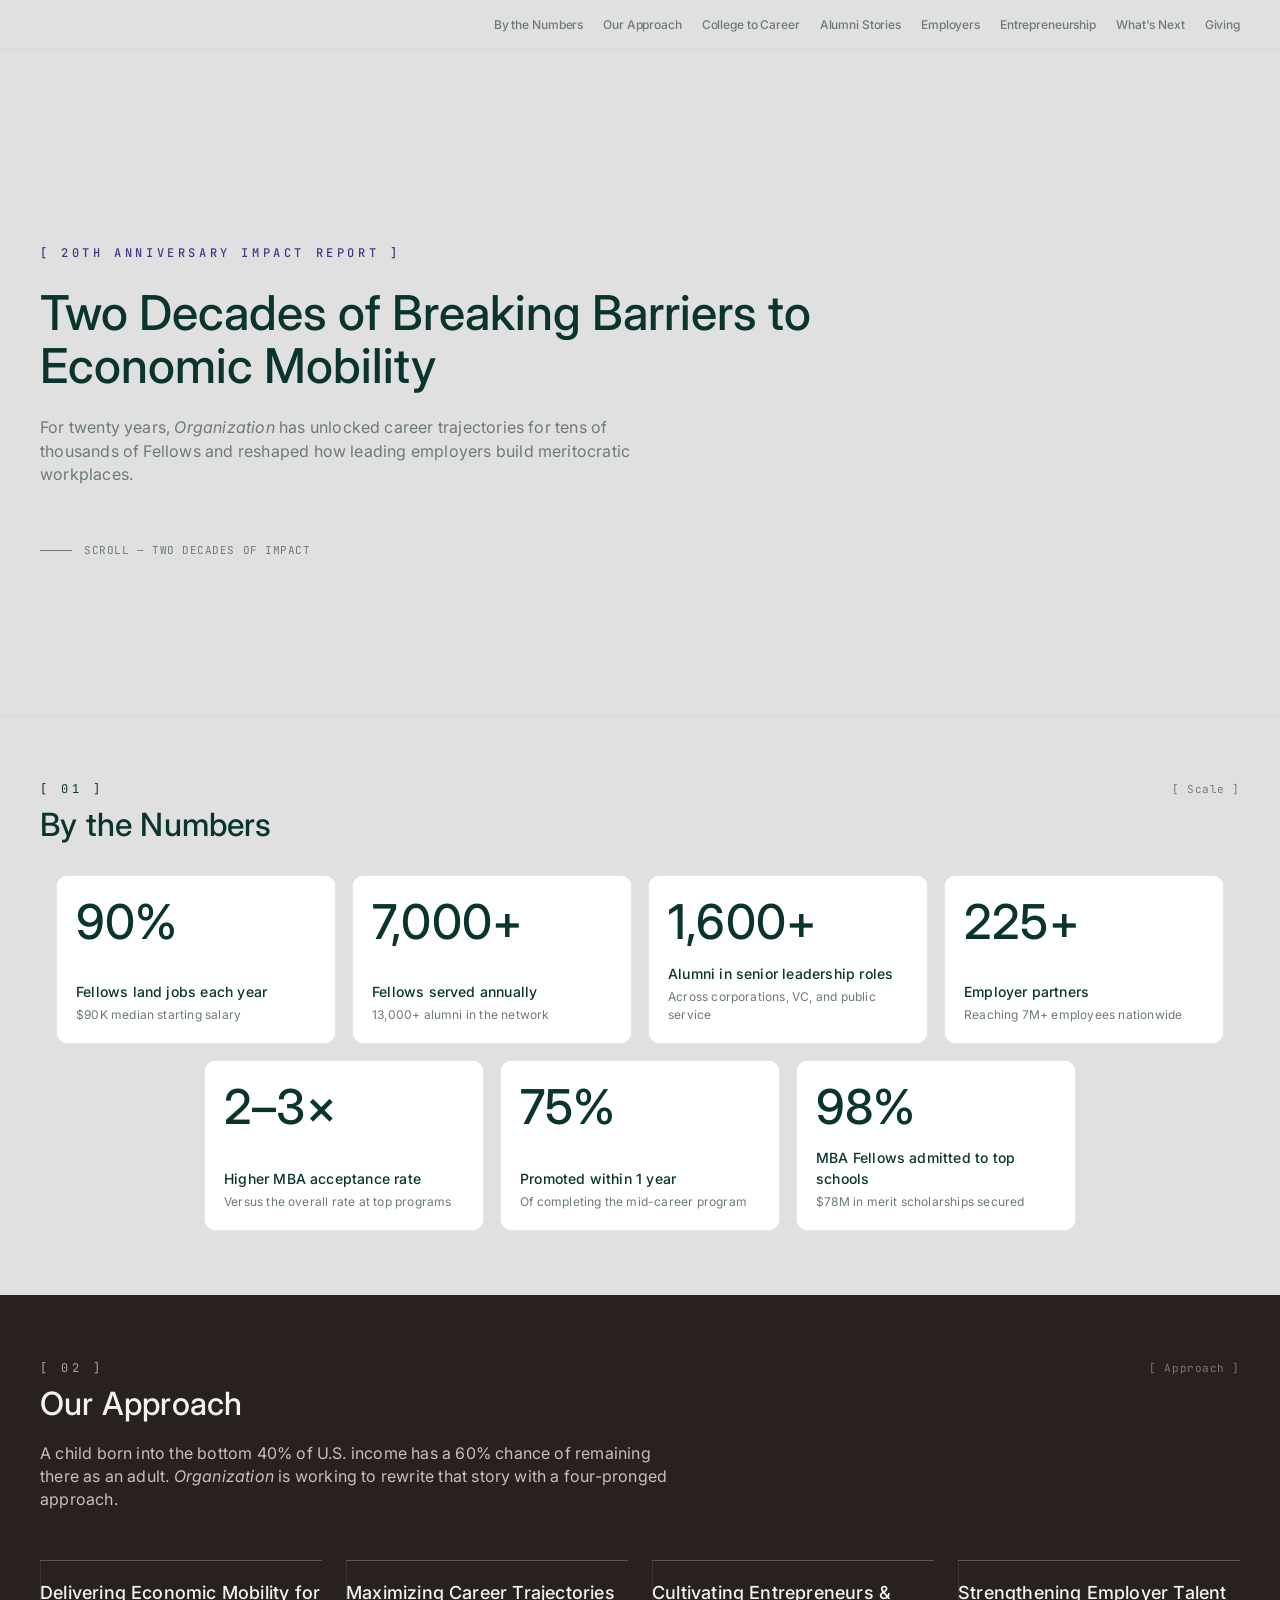
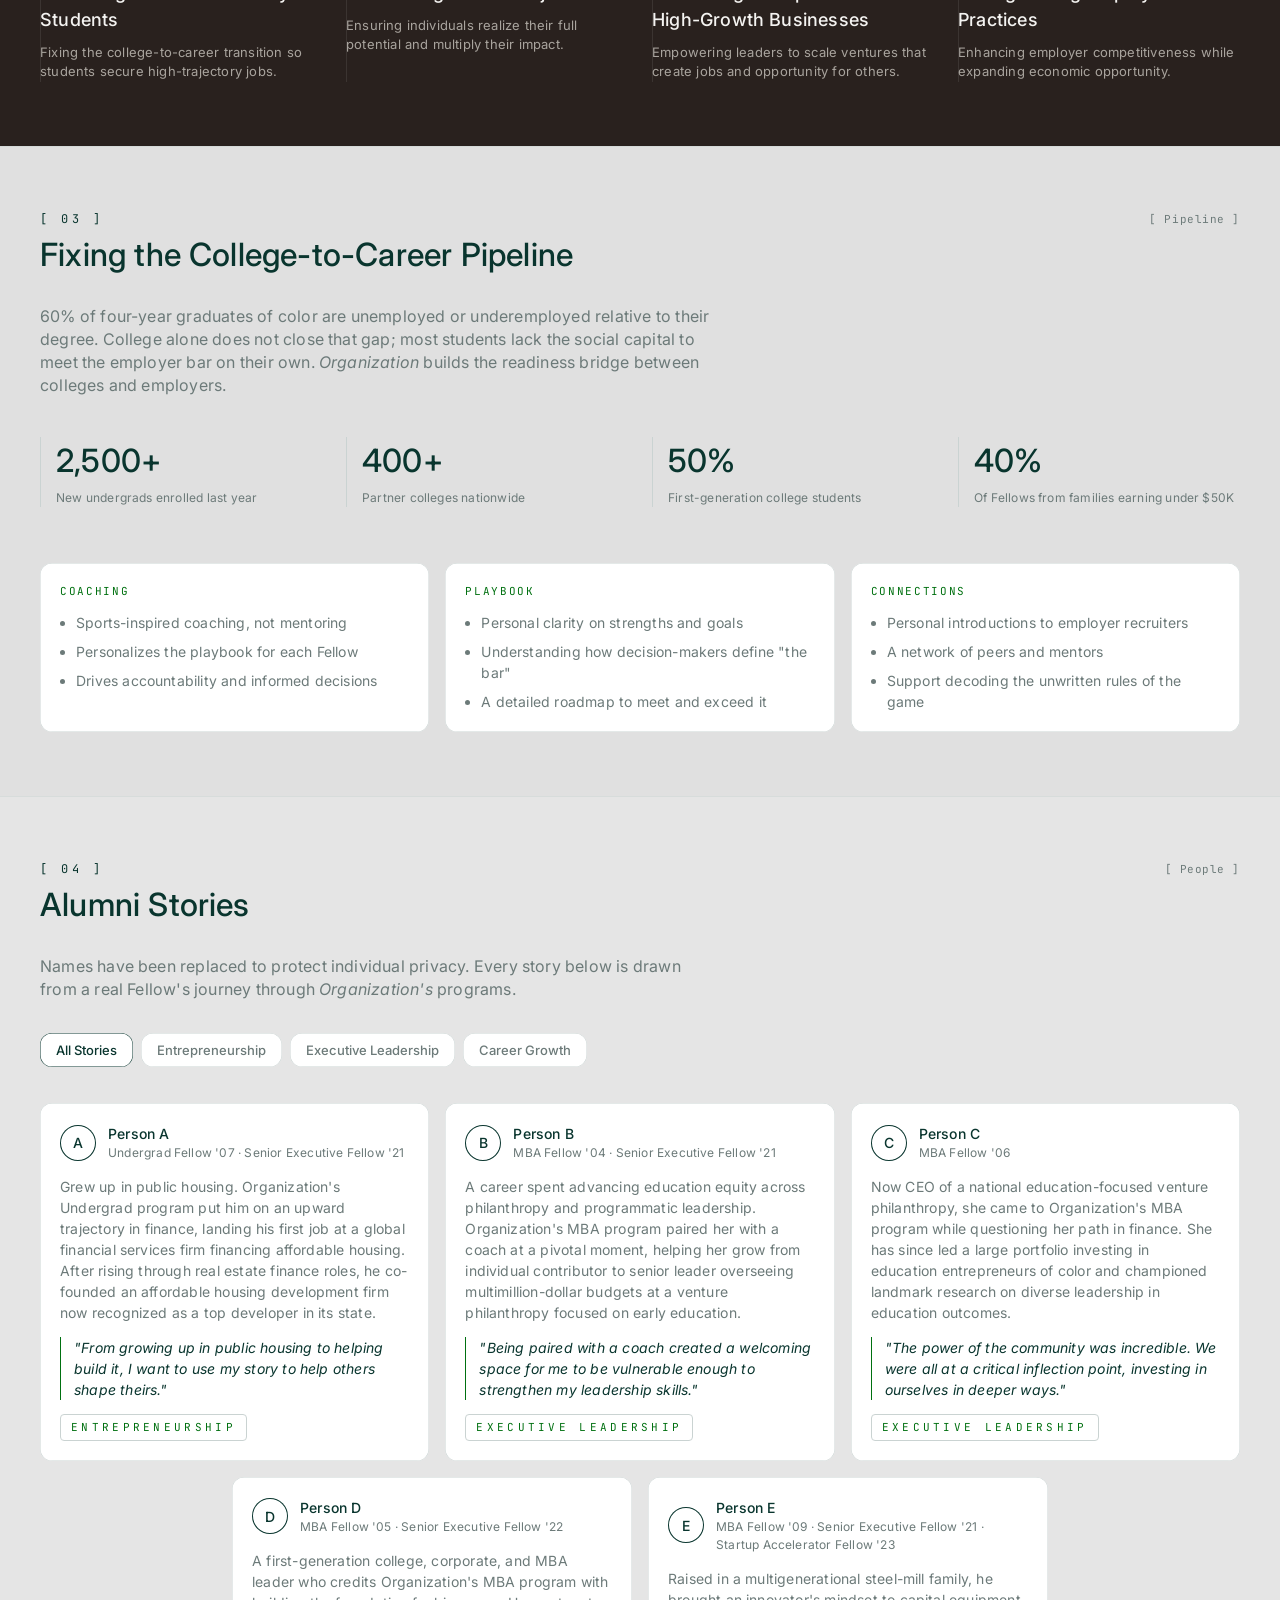
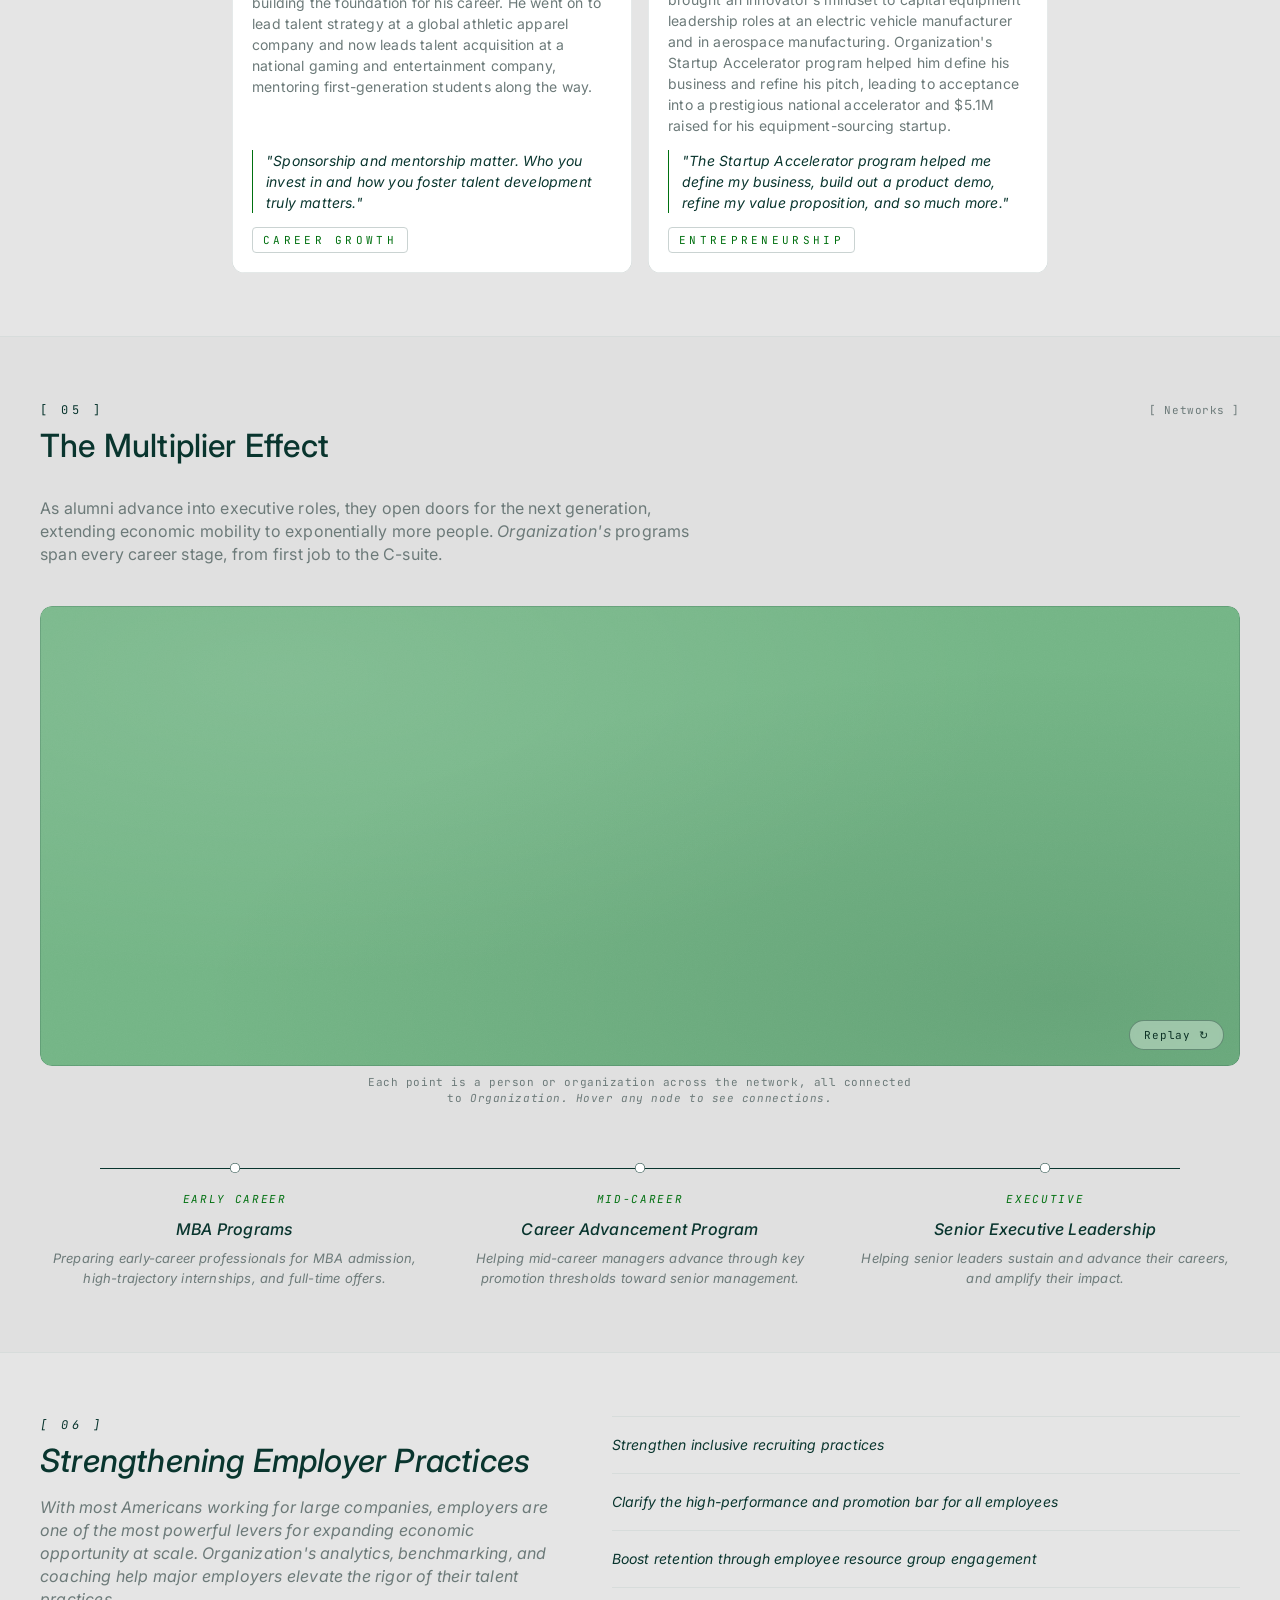
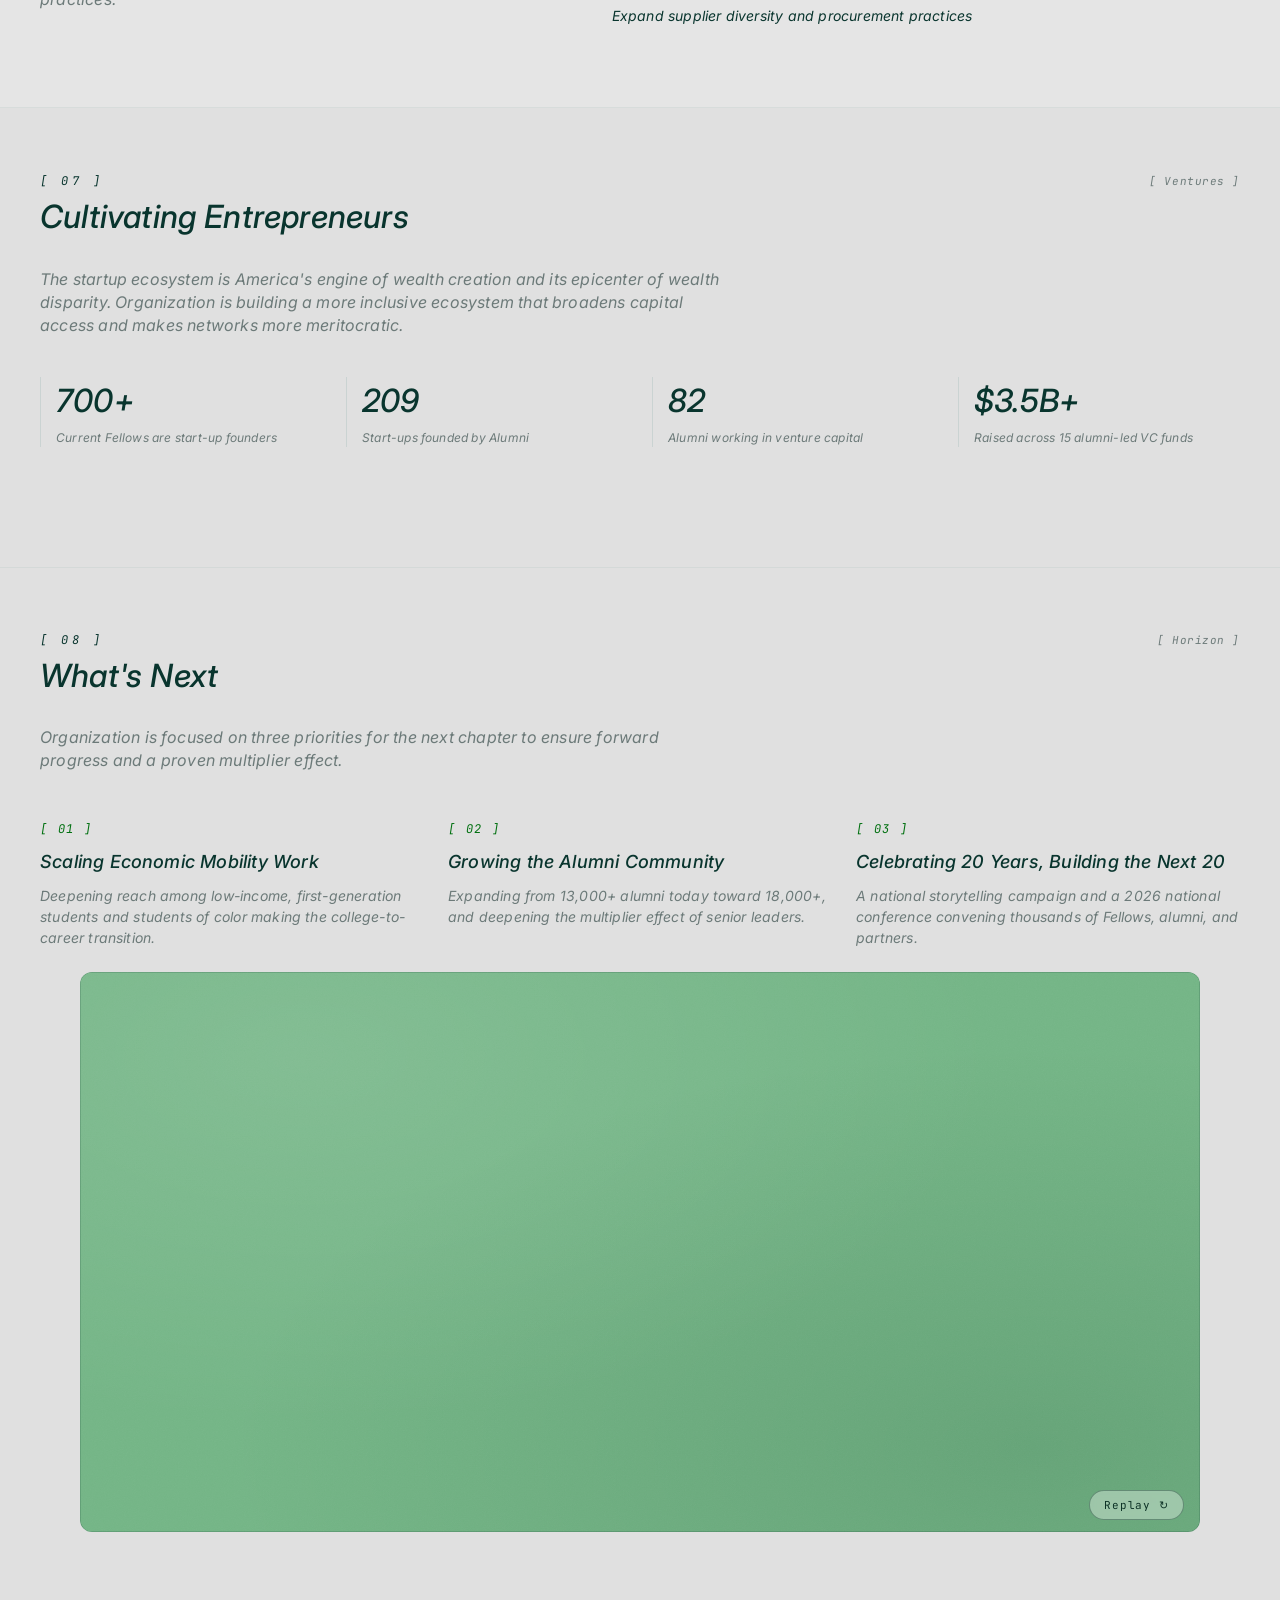
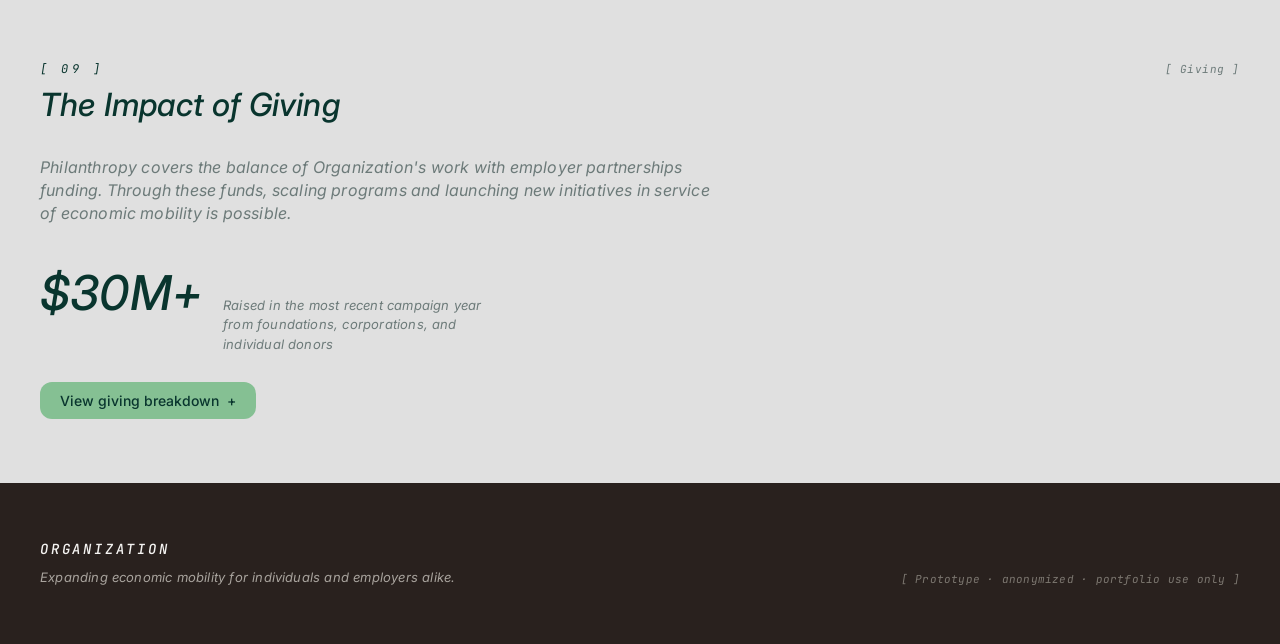
<file: index.html>
<!DOCTYPE html>
<html lang="en">
<head>
<meta charset="utf-8">
<meta name="viewport" content="width=device-width, initial-scale=1">
<title>Organization — 20th Anniversary Impact Report</title>
<link rel="preconnect" href="https://fonts.googleapis.com">
<link href="https://fonts.googleapis.com/css2?family=Inter:wght@400;500&family=JetBrains+Mono:wght@400;500&display=swap" rel="stylesheet">
<link rel="stylesheet" href="assets/style.css">
<script src="https://d3js.org/d3.v7.min.js"></script>
</head>
<body>
<div class="root">

  <nav class="nav">
    <div class="nav-mark"></div>
    <div class="nav-links">
      <a href="#numbers">By the Numbers</a>
      <a href="#vision">Our Approach</a>
      <a href="#pathway">College to Career</a>
      <a href="#stories">Alumni Stories</a>
      <a href="#employers">Employers</a>
      <a href="#ventures">Entrepreneurship</a>
      <a href="#next">What's Next</a>
      <a href="#giving">Giving</a>
    </div>
  </nav>

  <header class="hero">
    <div class="eyebrow indigo">[ 20th Anniversary Impact Report ]</div>
    <h1 class="hero-headline">Two Decades of Breaking Barriers to Economic Mobility</h1>
    <p class="hero-sub">For twenty years, <i>Organization </i>has unlocked career trajectories for tens of thousands of Fellows and reshaped how leading employers build meritocratic workplaces.</p>
    <div class="scroll-hint">
      <div class="scroll-hint-line"></div>
      SCROLL — TWO DECADES OF IMPACT
    </div>
  </header>

  <section id="numbers" class="section section-narrow section-hairline-bottom">
    <div class="section-tag-row">
      <span class="section-index">[ 01 ]</span>
      <span class="section-kicker">[ Scale ]</span>
    </div>
    <h2 class="section-title">By the Numbers</h2>
    <div class="stats-grid">
      <div class="stat-card" data-stat-id="placement" data-target="90" data-suffix="%">
        <div class="stat-display">0%</div>
        <div><div class="stat-label">Fellows land jobs each year</div><div class="stat-sub">$90K median starting salary</div></div>
      </div>
      <div class="stat-card" data-stat-id="fellows" data-target="7000" data-suffix="+" data-comma="1">
        <div class="stat-display">0+</div>
        <div><div class="stat-label">Fellows served annually</div><div class="stat-sub">13,000+ alumni in the network</div></div>
      </div>
      <div class="stat-card" data-stat-id="senior" data-target="1600" data-suffix="+" data-comma="1">
        <div class="stat-display">0+</div>
        <div><div class="stat-label">Alumni in senior leadership roles</div><div class="stat-sub">Across corporations, VC, and public service</div></div>
      </div>
      <div class="stat-card" data-stat-id="employers" data-target="225" data-suffix="+">
        <div class="stat-display">0+</div>
        <div><div class="stat-label">Employer partners</div><div class="stat-sub">Reaching 7M+ employees nationwide</div></div>
      </div>
      <div class="stat-card" data-stat-id="multiplier" data-static="2–3×">
        <div class="stat-display">2–3×</div>
        <div><div class="stat-label">Higher MBA acceptance rate</div><div class="stat-sub">Versus the overall rate at top programs</div></div>
      </div>
      <div class="stat-card" data-stat-id="promoted" data-target="75" data-suffix="%">
        <div class="stat-display">0%</div>
        <div><div class="stat-label">Promoted within 1 year</div><div class="stat-sub">Of completing the mid-career program</div></div>
      </div>
      <div class="stat-card" data-stat-id="mba" data-target="98" data-suffix="%">
        <div class="stat-display">0%</div>
        <div><div class="stat-label">MBA Fellows admitted to top schools</div><div class="stat-sub">$78M in merit scholarships secured</div></div>
      </div>
    </div>
  </section>

  <section id="vision" class="section section-dark">
    <div class="section-inner">
      <div class="section-tag-row">
        <span class="section-index dark">[ 02 ]</span>
        <span class="section-kicker darker">[ Approach ]</span>
      </div>
      <h2 class="section-title light">Our Approach</h2>
      <p class="section-lede dark-lede" style="margin-bottom:48px">A child born into the bottom 40% of U.S. income has a 60% chance of remaining there as an adult. <i>Organization</i> is working to rewrite that story with a four-pronged approach.</p>
      <div class="vision-grid">
        <div class="vision-card">
          <h3>Delivering Economic Mobility for Students</h3>
          <p>Fixing the college-to-career transition so students secure high-trajectory jobs.</p>
        </div>
        <div class="vision-card">
          <h3>Maximizing Career Trajectories</h3>
          <p>Ensuring individuals realize their full potential and multiply their impact.</p>
        </div>
        <div class="vision-card">
          <h3>Cultivating Entrepreneurs &amp; High-Growth Businesses</h3>
          <p>Empowering leaders to scale ventures that create jobs and opportunity for others.</p>
        </div>
        <div class="vision-card">
          <h3>Strengthening Employer Talent Practices</h3>
          <p>Enhancing employer competitiveness while expanding economic opportunity.</p>
        </div>
      </div>
    </div>
  </section>

  <section id="pathway" class="section section-narrow section-hairline-bottom">
    <div class="section-tag-row">
      <span class="section-index">[ 03 ]</span>
      <span class="section-kicker">[ Pipeline ]</span>
    </div>
    <h2 class="section-title">Fixing the College-to-Career Pipeline</h2>
    <p class="section-lede" style="margin-bottom:40px">60% of four-year graduates of color are unemployed or underemployed relative to their degree. College alone does not close that gap; most students lack the social capital to meet the employer bar on their own. <i>Organization</i> builds the readiness bridge between colleges and employers.</p>
    <div class="pipeline-grid">
      <div class="pipeline-stat"><div class="pipeline-value">2,500+</div><div class="pipeline-label">New undergrads enrolled last year</div></div>
      <div class="pipeline-stat"><div class="pipeline-value">400+</div><div class="pipeline-label">Partner colleges nationwide</div></div>
      <div class="pipeline-stat"><div class="pipeline-value">50%</div><div class="pipeline-label">First-generation college students</div></div>
      <div class="pipeline-stat"><div class="pipeline-value">40%</div><div class="pipeline-label">Of Fellows from families earning under $50K</div></div>
    </div>
    <div class="model-grid">
      <div class="model-card">
        <div class="model-title">Coaching</div>
        <ul>
          <li>Sports-inspired coaching, not mentoring</li>
          <li>Personalizes the playbook for each Fellow</li>
          <li>Drives accountability and informed decisions</li>
        </ul>
      </div>
      <div class="model-card">
        <div class="model-title">Playbook</div>
        <ul>
          <li>Personal clarity on strengths and goals</li>
          <li>Understanding how decision-makers define "the bar"</li>
          <li>A detailed roadmap to meet and exceed it</li>
        </ul>
      </div>
      <div class="model-card">
        <div class="model-title">Connections</div>
        <ul>
          <li>Personal introductions to employer recruiters</li>
          <li>A network of peers and mentors</li>
          <li>Support decoding the unwritten rules of the game</li>
        </ul>
      </div>
    </div>
  </section>

  <section id="stories" class="section section-ash">
    <div class="section-inner">
      <div class="section-tag-row">
        <span class="section-index">[ 04 ]</span>
        <span class="section-kicker">[ People ]</span>
      </div>
      <h2 class="section-title">Alumni Stories</h2>
      <p class="section-lede" style="margin-bottom:32px">Names have been replaced to protect individual privacy. Every story below is drawn from a real Fellow's journey through <i>Organization's</i> programs.</p>
      <div class="tabs" id="story-tabs">
        <button class="tab-btn is-active" data-tab="all">All Stories</button>
        <button class="tab-btn" data-tab="entrepreneurship">Entrepreneurship</button>
        <button class="tab-btn" data-tab="executive">Executive Leadership</button>
        <button class="tab-btn" data-tab="career">Career Growth</button>
      </div>
      <div class="stories-grid" id="stories-grid">
        <div class="story-card" data-category="entrepreneurship">
          <div class="story-head">
            <div class="story-initial">A</div>
            <div><div class="story-name">Person A</div><div class="story-tag">Undergrad Fellow '07 · Senior Executive Fellow '21</div></div>
          </div>
          <p class="story-body">Grew up in public housing. Organization's Undergrad program put him on an upward trajectory in finance, landing his first job at a global financial services firm financing affordable housing. After rising through real estate finance roles, he co-founded an affordable housing development firm now recognized as a top developer in its state.</p>
          <p class="story-quote">"From growing up in public housing to helping build it, I want to use my story to help others shape theirs."</p>
          <div class="story-category">Entrepreneurship</div>
        </div>
        <div class="story-card" data-category="executive">
          <div class="story-head">
            <div class="story-initial">B</div>
            <div><div class="story-name">Person B</div><div class="story-tag">MBA Fellow '04 · Senior Executive Fellow '21</div></div>
          </div>
          <p class="story-body">A career spent advancing education equity across philanthropy and programmatic leadership. Organization's MBA program paired her with a coach at a pivotal moment, helping her grow from individual contributor to senior leader overseeing multimillion-dollar budgets at a venture philanthropy focused on early education.</p>
          <p class="story-quote">"Being paired with a coach created a welcoming space for me to be vulnerable enough to strengthen my leadership skills."</p>
          <div class="story-category">Executive Leadership</div>
        </div>
        <div class="story-card" data-category="executive">
          <div class="story-head">
            <div class="story-initial">C</div>
            <div><div class="story-name">Person C</div><div class="story-tag">MBA Fellow '06</div></div>
          </div>
          <p class="story-body">Now CEO of a national education-focused venture philanthropy, she came to Organization's MBA program while questioning her path in finance. She has since led a large portfolio investing in education entrepreneurs of color and championed landmark research on diverse leadership in education outcomes.</p>
          <p class="story-quote">"The power of the community was incredible. We were all at a critical inflection point, investing in ourselves in deeper ways."</p>
          <div class="story-category">Executive Leadership</div>
        </div>
        <div class="story-card" data-category="career">
          <div class="story-head">
            <div class="story-initial">D</div>
            <div><div class="story-name">Person D</div><div class="story-tag">MBA Fellow '05 · Senior Executive Fellow '22</div></div>
          </div>
          <p class="story-body">A first-generation college, corporate, and MBA leader who credits Organization's MBA program with building the foundation for his career. He went on to lead talent strategy at a global athletic apparel company and now leads talent acquisition at a national gaming and entertainment company, mentoring first-generation students along the way.</p>
          <p class="story-quote">"Sponsorship and mentorship matter. Who you invest in and how you foster talent development truly matters."</p>
          <div class="story-category">Career Growth</div>
        </div>
        <div class="story-card" data-category="entrepreneurship">
          <div class="story-head">
            <div class="story-initial">E</div>
            <div><div class="story-name">Person E</div><div class="story-tag">MBA Fellow '09 · Senior Executive Fellow '21 · Startup Accelerator Fellow '23</div></div>
          </div>
          <p class="story-body">Raised in a multigenerational steel-mill family, he brought an innovator's mindset to capital equipment leadership roles at an electric vehicle manufacturer and in aerospace manufacturing. Organization's Startup Accelerator program helped him define his business and refine his pitch, leading to acceptance into a prestigious national accelerator and $5.1M raised for his equipment-sourcing startup.</p>
          <p class="story-quote">"The Startup Accelerator program helped me define my business, build out a product demo, refine my value proposition, and so much more."</p>
          <div class="story-category">Entrepreneurship</div>
        </div>
      </div>
    </div>
  </section>

  <section id="trajectories" class="section section-narrow">
    <div class="section-tag-row">
      <span class="section-index">[ 05 ]</span>
      <span class="section-kicker">[ Networks ]</span>
    </div>
    <h2 class="section-title">The Multiplier Effect</h2>
    <p class="section-lede" style="margin-bottom:40px">As alumni advance into executive roles, they open doors for the next generation, extending economic mobility to exponentially more people. <i>Organization's</i> programs span every career stage, from first job to the C-suite.</p>

    <div style="margin-bottom:56px">
      <div class="multiplier-canvas-wrap">
        <svg id="multiplier-canvas" class="multiplier-canvas"></svg>
        <div class="network-tooltip" id="network-tooltip"></div>
        <button class="network-replay" id="network-replay">Replay ↻</button>
      </div>
      <div class="multiplier-caption-row">
        <span class="multiplier-caption">Each point is a person or organization across the network, all connected to <i>Organization.<i> Hover any node to see connections.</span>
      </div>
    </div>

    <div class="ladder">
      <div class="ladder-line"></div>
      <div class="ladder-item">
        <div class="ladder-node"></div>
        <div class="ladder-stage">Early Career</div>
        <div class="ladder-title">MBA Programs</div>
        <div class="ladder-desc">Preparing early-career professionals for MBA admission, high-trajectory internships, and full-time offers.</div>
      </div>
      <div class="ladder-item">
        <div class="ladder-node"></div>
        <div class="ladder-stage">Mid-Career</div>
        <div class="ladder-title">Career Advancement Program</div>
        <div class="ladder-desc">Helping mid-career managers advance through key promotion thresholds toward senior management.</div>
      </div>
      <div class="ladder-item">
        <div class="ladder-node"></div>
        <div class="ladder-stage">Executive</div>
        <div class="ladder-title">Senior Executive Leadership</div>
        <div class="ladder-desc">Helping senior leaders sustain and advance their careers, and amplify their impact.</div>
      </div>
    </div>
  </section>

  <section id="employers" class="section section-ash">
    <div class="employers-grid">
      <div>
        <div class="section-tag-row"><span class="section-index">[ 06 ]</span></div>
        <h2 class="section-title" style="margin-bottom:16px">Strengthening Employer Practices</h2>
        <p class="section-lede" style="margin:0">With most Americans working for large companies, employers are one of the most powerful levers for expanding economic opportunity at scale. <i>Organization's</i> analytics, benchmarking, and coaching help major employers elevate the rigor of their talent practices.</p>
      </div>
      <ul class="employer-list">
        <li>Strengthen inclusive recruiting practices</li>
        <li>Clarify the high-performance and promotion bar for all employees</li>
        <li>Boost retention through employee resource group engagement</li>
        <li>Expand supplier diversity and procurement practices</li>
      </ul>
    </div>
  </section>

  <section id="ventures" class="section section-narrow">
    <div class="section-tag-row">
      <span class="section-index">[ 07 ]</span>
      <span class="section-kicker">[ Ventures ]</span>
    </div>
    <h2 class="section-title">Cultivating Entrepreneurs</h2>
    <p class="section-lede" style="margin-bottom:40px">The startup ecosystem is America's engine of wealth creation <i>and</i> its epicenter of wealth disparity. <i>Organization</i> is building a more inclusive ecosystem that broadens capital access and makes networks more meritocratic.</p>
    <div class="pipeline-grid">
      <div class="pipeline-stat"><div class="pipeline-value">700+</div><div class="pipeline-label">Current Fellows are start-up founders</div></div>
      <div class="pipeline-stat"><div class="pipeline-value">209</div><div class="pipeline-label">Start-ups founded by Alumni</div></div>
      <div class="pipeline-stat"><div class="pipeline-value">82</div><div class="pipeline-label">Alumni working in venture capital</div></div>
      <div class="pipeline-stat"><div class="pipeline-value">$3.5B+</div><div class="pipeline-label">Raised across 15 alumni-led VC funds</div></div>
    </div>
  </section>

  <section id="next" class="section section-hairline-bottom">
    <div class="section-inner" style="margin-bottom:0">
      <div class="section-tag-row">
        <span class="section-index">[ 08 ]</span>
        <span class="section-kicker">[ Horizon ]</span>
      </div>
      <h2 class="section-title">What's Next</h2>
      <p class="section-lede" style="margin-bottom:48px"><i>Organization</i> is focused on three priorities for the next chapter to ensure forward progress and a proven multiplier effect.</p>
      <div class="next-grid">
        <div>
          <div class="next-num">[ 01 ]</div>
          <h3>Scaling Economic Mobility Work</h3>
          <p>Deepening reach among low-income, first-generation students and students of color making the college-to-career transition.</p>
        </div>
        <div>
          <div class="next-num">[ 02 ]</div>
          <h3>Growing the Alumni Community</h3>
          <p>Expanding from 13,000+ alumni today toward 18,000+, and deepening the multiplier effect of senior leaders.</p>
        </div>
        <div>
          <div class="next-num">[ 03 ]</div>
          <h3>Celebrating 20 Years, Building the Next 20</h3>
          <p>A national storytelling campaign and a 2026 national conference convening thousands of Fellows, alumni, and partners.</p>
        </div>
      </div>
    </div>
    <div class="alumni-panel" id="alumni-chart-container">
      <div class="alumni-frame">
        <div class="alumni-topbar">
          <div class="alumni-live" id="alumni-live">
            <div class="alumni-live-year" id="alumni-live-year">2002</div>
            <div class="alumni-live-count" id="alumni-live-count">0 alumni</div>
          </div>
        </div>
        <div class="alumni-svg-wrap">
          <svg class="alumni-svg" id="alumni-svg"></svg>
        </div>
        <div class="alumni-final" id="alumni-final">
          <div class="alumni-final-num" id="alumni-final-num">0</div>
          <div class="alumni-final-label">Alumni and Growing</div>
        </div>
        <div class="alumni-footer">
          <button class="alumni-replay" id="alumni-replay">Replay ↻</button>
        </div>
      </div>
    </div>
  </section>

  <section id="giving" class="section section-narrow">
    <div class="section-tag-row">
      <span class="section-index">[ 09 ]</span>
      <span class="section-kicker">[ Giving ]</span>
    </div>
    <h2 class="section-title">The Impact of Giving</h2>
    <p class="section-lede" style="margin-bottom:32px">Philanthropy covers the balance of <i>Organization's</i> work with employer partnerships funding. Through these funds, scaling programs and launching new initiatives in service of economic mobility is possible.</p>
    <div class="giving-headline-row">
      <div class="giving-amount">$30M+</div>
      <div class="giving-note">Raised in the most recent campaign year from foundations, corporations, and individual donors</div>
    </div>
    <button id="donor-toggle" class="donor-toggle-btn">
      View giving breakdown
      <span id="donor-chevron">+</span>
    </button>
    <div id="donor-breakdown" class="donor-grid" hidden>
      <div class="donor-card"><div class="donor-range">$1,000,000+</div><div class="donor-count">9</div><div class="donor-amount">supporters · $16.2M</div></div>
      <div class="donor-card"><div class="donor-range">$500,000+</div><div class="donor-count">13</div><div class="donor-amount">supporters · $8.1M</div></div>
      <div class="donor-card"><div class="donor-range">$100,000+</div><div class="donor-count">18</div><div class="donor-amount">supporters · $3.6M</div></div>
      <div class="donor-card"><div class="donor-range">$50,000+</div><div class="donor-count">24</div><div class="donor-amount">supporters · $1.5M</div></div>
      <div class="donor-card"><div class="donor-range">$10,000+</div><div class="donor-count">26</div><div class="donor-amount">supporters · $480K</div></div>
      <div class="donor-card"><div class="donor-range">$1,000+</div><div class="donor-count">60</div><div class="donor-amount">supporters · $120K</div></div>
    </div>
  </section>

  <footer class="footer">
    <div class="footer-inner">
      <div>
        <div class="footer-mark"><i>ORGANIZATION</i></div>
        <div class="footer-tagline">Expanding economic mobility for individuals and employers alike.</div>
      </div>
      <div class="footer-note">[ Prototype · anonymized · portfolio use only ]</div>
    </div>
  </footer>

</div>
<script src="assets/script.js"></script>
</body>
</html>
</file>
<file: assets/style.css>
:root {
  --ink:#09352e;
  --ink-soft:#6c7a79;
  --paper:#e0e0e0;
  --ash:#e5e5e5;
  --card:#ffffff;
  --line:#cad3d2;
  --moss:#85c093;
  --fern:#007010;
  --pine:#117025;
  --charcoal:#29211e;
  --indigo:#433787;
  --denim:'Inter',ui-sans-serif,system-ui,sans-serif;
  --cinetype:'JetBrains Mono',ui-monospace,monospace;
}

* { box-sizing: border-box; }

body {
  margin: 0;
  background: var(--paper);
  -webkit-font-smoothing: antialiased;
}

a { color: var(--fern); }
a:hover { color: var(--pine); }
::selection { background: var(--moss); color: var(--ink); }

@keyframes fadeUp {
  from { opacity: 0; transform: translateY(10px); }
  to { opacity: 1; transform: translateY(0); }
}

.root {
  font-family: var(--denim);
  color: var(--ink);
  background: var(--paper);
  line-height: 1.5;
  letter-spacing: 0.012em;
}

i { font-style: italic; }

/* Nav */
.nav {
  position: sticky;
  top: 0;
  z-index: 50;
  display: flex;
  align-items: center;
  justify-content: space-between;
  gap: 24px;
  padding: 16px 40px;
  background: rgba(224,224,224,0.92);
  backdrop-filter: blur(6px);
  box-shadow: 0 -0.5px 0 0 var(--line) inset;
}
.nav-mark {
  font-family: var(--cinetype);
  font-weight: 500;
  font-size: 14px;
  letter-spacing: 0.2em;
  color: var(--ink);
  min-height: 1em;
}
.nav-links {
  display: flex;
  gap: 20px;
  flex-wrap: wrap;
  overflow-x: auto;
}
.nav-links a {
  font-family: var(--denim);
  font-size: 12px;
  font-weight: 500;
  letter-spacing: -0.01em;
  color: var(--ink-soft);
  text-decoration: none;
  white-space: nowrap;
}
.nav-links a:hover { color: var(--fern); }

/* Hero */
.hero {
  min-height: 74vh;
  display: flex;
  flex-direction: column;
  justify-content: center;
  padding: 100px 40px 64px;
  max-width: 1280px;
  margin: 0 auto;
}
.eyebrow {
  font-family: var(--cinetype);
  font-size: 12px;
  letter-spacing: 0.3em;
  text-transform: uppercase;
  font-weight: 500;
  margin-bottom: 24px;
}
.eyebrow.indigo { color: var(--indigo); }
.hero-headline {
  font-family: var(--denim);
  font-weight: 500;
  font-size: 48px;
  line-height: 1.11;
  margin: 0 0 24px;
  letter-spacing: 0;
  max-width: 820px;
}
.hero-sub {
  font-size: 16px;
  line-height: 1.44;
  letter-spacing: 0.012em;
  color: var(--ink-soft);
  max-width: 600px;
  margin: 0 0 8px;
}
.scroll-hint {
  margin-top: 48px;
  display: flex;
  align-items: center;
  gap: 12px;
  color: var(--ink-soft);
  font-family: var(--cinetype);
  font-size: 11px;
  letter-spacing: 0.05em;
}
.scroll-hint-line { width: 32px; height: 0.5px; background: var(--ink-soft); }

/* Section shell */
.section { padding: 64px 40px; }
.section-narrow { max-width: 1280px; margin: 0 auto; }
.section-inner { max-width: 1280px; margin: 0 auto; }
.section-hairline-bottom { box-shadow: 0 0.5px 0 0 var(--line) inset; }
.section-dark { background: var(--charcoal); color: #f4f3f1; }
.section-ash { background: var(--ash); box-shadow: 0 0.5px 0 0 var(--line) inset, 0 -0.5px 0 0 var(--line) inset; }

.section-tag-row {
  display: flex;
  align-items: baseline;
  justify-content: space-between;
  margin-bottom: 8px;
}
.section-index { font-family: var(--cinetype); font-size: 12px; letter-spacing: 0.3em; color: var(--ink); }
.section-index.dark { color: #a9a49e; }
.section-kicker { font-family: var(--cinetype); font-size: 11px; letter-spacing: 0.05em; color: var(--ink-soft); }
.section-kicker.darker { color: #7d7871; }
.section-title { font-family: var(--denim); font-weight: 500; font-size: 32px; line-height: 1.17; margin: 0 0 32px; }
.section-title.light { color: #f4f3f1; margin-bottom: 20px; }
.section-lede { max-width: 680px; color: var(--ink-soft); font-size: 16px; line-height: 1.44; }
.dark-lede { color: #c4c0ba; max-width: 640px; }

/* Numbers */
.stats-grid { display: flex; flex-wrap: wrap; justify-content: center; gap: 16px; }
.stat-card {
  background: var(--card);
  border-radius: 12px;
  box-shadow: 0 0 0 0.5px var(--line) inset;
  padding: 20px;
  min-height: 168px;
  flex: 1 1 250px;
  max-width: 280px;
  display: flex;
  flex-direction: column;
  justify-content: space-between;
}
.stat-display { font-family: var(--denim); font-weight: 500; font-size: 48px; line-height: 1.11; color: var(--ink); }
.stat-label { font-size: 14px; font-weight: 500; margin: 14px 0 4px; color: var(--ink); }
.stat-sub { font-size: 12px; color: var(--ink-soft); }

/* Vision */
.vision-grid { display: grid; grid-template-columns: repeat(auto-fit, minmax(240px, 1fr)); gap: 24px; }
.vision-card {
  box-shadow: 0.5px 0 0 0 rgba(244,243,241,0.18) inset;
  border-top: 0.5px solid rgba(244,243,241,0.25);
  padding-top: 18px;
}
.vision-card h3 { font-family: var(--denim); font-weight: 500; font-size: 18px; margin: 0 0 10px; color: #f4f3f1; }
.vision-card p { font-size: 13px; color: #a9a49e; margin: 0; line-height: 1.5; }

/* Pathway / Ventures shared stat strip */
.pipeline-grid { display: grid; grid-template-columns: repeat(auto-fit, minmax(160px, 1fr)); gap: 24px; margin-bottom: 56px; }
.pipeline-stat { box-shadow: 1px 0 0 0 var(--line) inset; padding-left: 16px; }
.pipeline-value { font-family: var(--denim); font-weight: 500; font-size: 32px; }
.pipeline-label { font-size: 12px; color: var(--ink-soft); margin-top: 4px; }

.model-grid { display: grid; grid-template-columns: repeat(auto-fit, minmax(260px, 1fr)); gap: 16px; }
.model-card { background: var(--card); border-radius: 12px; box-shadow: 0 0 0 0.5px var(--line) inset; padding: 20px; }
.model-title {
  font-family: var(--cinetype);
  font-size: 11px;
  letter-spacing: 0.15em;
  text-transform: uppercase;
  color: var(--fern);
  font-weight: 400;
  margin-bottom: 12px;
}
.model-card ul { margin: 0; padding-left: 16px; font-size: 14px; color: var(--ink-soft); display: flex; flex-direction: column; gap: 8px; }

/* Stories */
.tabs { display: flex; gap: 8px; flex-wrap: wrap; margin-bottom: 36px; }
.tab-btn {
  box-shadow: 0 0 0 0.5px var(--line) inset;
  background: var(--card);
  padding: 9px 16px;
  border-radius: 12px;
  font-family: var(--denim);
  font-size: 13px;
  font-weight: 500;
  cursor: pointer;
  color: var(--ink-soft);
  border: none;
}
.tab-btn:hover { box-shadow: 0 0 0 0.5px var(--ink) inset; color: var(--ink); }
.tab-btn.is-active { box-shadow: 0 0 0 0.5px var(--ink) inset; color: var(--ink); }

.stories-grid { display: flex; flex-wrap: wrap; justify-content: center; gap: 16px; }
.story-card {
  background: var(--card);
  border-radius: 12px;
  box-shadow: 0 0 0 0.5px var(--line) inset;
  padding: 20px;
  display: flex;
  flex-direction: column;
  gap: 14px;
  flex: 1 1 360px;
  max-width: 400px;
}
.story-card[hidden] { display: none; }
.story-head { display: flex; align-items: center; gap: 12px; }
.story-initial {
  width: 36px; height: 36px; border-radius: 50%;
  flex-shrink: 0;
  box-shadow: 0 0 0 1px var(--ink) inset;
  background: var(--card); color: var(--ink);
  display: flex; align-items: center; justify-content: center;
  font-family: var(--denim); font-weight: 500; font-size: 14px;
}
.story-name { font-weight: 500; font-size: 14px; }
.story-tag { font-size: 12px; color: var(--ink-soft); }
.story-body { margin: 0; font-size: 14px; line-height: 1.5; color: var(--ink-soft); flex: 1; }
.story-quote {
  margin: 0;
  font-family: var(--denim);
  font-style: italic;
  font-size: 14px;
  color: var(--ink);
  box-shadow: 1px 0 0 0 var(--fern) inset;
  padding-left: 14px;
}
.story-category {
  display: inline-flex;
  align-self: flex-start;
  font-family: var(--cinetype);
  font-size: 11px;
  letter-spacing: 0.3em;
  text-transform: uppercase;
  color: var(--fern);
  border: 1px solid var(--line);
  border-radius: 4px;
  padding: 4px 10px;
}

/* Multiplier effect — shares the Alumni chart's green "instrument panel"
   background/texture; node colors stay the layer-coded design-system
   palette (--fern/--pine/--indigo/--moss/--ink-soft), each now sitting on a
   permanent soft blue-white halo so every layer keeps contrast against the
   green even where a node's own hue (--pine, --moss) is close to it. */
.multiplier-canvas-wrap { position: relative; border-radius: 12px; overflow: hidden; }
.multiplier-canvas-wrap::before {
  content: "";
  position: absolute; inset: 0; z-index: 1;
  background-image: url("data:image/svg+xml;utf8,<svg xmlns='http://www.w3.org/2000/svg' width='120' height='120'><filter id='n'><feTurbulence type='fractalNoise' baseFrequency='0.9' numOctaves='2' stitchTiles='stitch'/><feColorMatrix type='saturate' values='0'/></filter><rect width='100%25' height='100%25' filter='url(%23n)' opacity='0.05'/></svg>");
  mix-blend-mode: overlay;
  pointer-events: none;
}
.multiplier-canvas {
  width: 100%;
  height: 460px;
  display: block;
  cursor: crosshair;
  position: relative;
  border-radius: 12px;
  background:
    radial-gradient(ellipse at 20% 15%, rgba(255, 255, 255, 0.10), transparent 55%),
    radial-gradient(ellipse at 85% 85%, rgba(0, 40, 20, 0.12), transparent 60%),
    #74b586;
  box-shadow: 0 0 0 0.5px rgba(9, 53, 45, 0.35) inset;
}
.multiplier-caption-row { display: flex; justify-content: center; margin-top: 8px; }
.multiplier-caption {
  font-family: var(--cinetype);
  font-size: 11px;
  letter-spacing: 0.05em;
  color: var(--ink-soft);
  text-align: center;
  max-width: 560px;
}

.network-node { cursor: pointer; }
.network-node-core { transition: filter 0.15s ease; }
.network-node.is-hovered .network-node-core {
  animation: networkNodePulse 0.5s ease forwards;
}
@keyframes networkNodePulse {
  0% { filter: drop-shadow(0 0 0 rgba(120, 190, 255, 0)); }
  50% { filter: drop-shadow(0 0 20px rgba(120, 190, 255, 0.9)); }
  100% { filter: drop-shadow(0 0 12px rgba(120, 190, 255, 0.75)); }
}
.network-link { transition: stroke 0.15s ease, stroke-width 0.15s ease, stroke-opacity 0.15s ease; }
.network-link.is-highlighted { stroke: var(--moss) !important; stroke-width: 1.75px !important; stroke-opacity: 0.9 !important; }

.network-tooltip {
  position: absolute;
  pointer-events: none;
  z-index: 20;
  background: var(--card);
  border-radius: 12px;
  box-shadow: 0 0 0 0.5px var(--line) inset;
  padding: 8px 12px;
  font-family: var(--cinetype);
  color: var(--ink);
  white-space: nowrap;
  opacity: 0;
  transform: translateY(2px);
  transition: opacity 0.15s ease, transform 0.15s ease;
}
.network-tooltip.is-visible { opacity: 1; transform: translateY(0); }
.network-tooltip .tt-label { font-size: 12px; font-weight: 500; }
.network-tooltip .tt-layer { font-size: 11px; color: var(--ink-soft); margin-top: 2px; letter-spacing: 0.05em; }

/* Matches .alumni-replay exactly — the translucent glass pill used on the
   Alumni Network Growth chart's replay control. */
.network-replay {
  position: absolute;
  right: 16px;
  bottom: 16px;
  z-index: 10;
  font-family: var(--cinetype); font-size: 11px; letter-spacing: 0.08em;
  color: #0d3226; background: rgba(255, 255, 255, 0.35);
  border: 0.5px solid rgba(13, 50, 38, 0.4); border-radius: 999px;
  padding: 7px 14px; cursor: pointer; backdrop-filter: blur(3px);
  transition: background 0.2s ease;
}
.network-replay:hover { background: rgba(255, 255, 255, 0.6); }

.ladder { position: relative; display: grid; grid-template-columns: repeat(3, 1fr); gap: 16px; }
.ladder-line { position: absolute; top: 5px; left: 5%; right: 5%; height: 0.5px; background: var(--ink); }
.ladder-item { position: relative; padding-top: 28px; text-align: center; }
.ladder-node {
  position: absolute; top: 0; left: 50%; transform: translateX(-50%);
  width: 10px; height: 10px; border-radius: 50%;
  background: var(--card); box-shadow: 0 0 0 0.5px var(--ink) inset;
}
.ladder-stage {
  font-family: var(--cinetype); font-size: 11px; letter-spacing: 0.15em;
  text-transform: uppercase; color: var(--fern); margin-bottom: 10px;
}
.ladder-title { font-family: var(--denim); font-weight: 500; font-size: 16px; margin-bottom: 8px; }
.ladder-desc { font-size: 13px; color: var(--ink-soft); line-height: 1.5; }

/* Employers */
.employers-grid {
  max-width: 1280px;
  margin: 0 auto;
  display: grid;
  grid-template-columns: minmax(260px, 1fr) minmax(260px, 1.2fr);
  gap: 48px;
}
.employer-list { margin: 0; padding: 0; list-style: none; display: flex; flex-direction: column; gap: 0; }
.employer-list li { padding: 18px 0; box-shadow: 0 0.5px 0 0 var(--line) inset; font-size: 14px; color: var(--ink); }

/* Next */
.next-grid { display: grid; grid-template-columns: repeat(auto-fit, minmax(260px, 1fr)); gap: 24px; }
.next-num { font-family: var(--cinetype); font-size: 12px; letter-spacing: 0.15em; color: var(--fern); margin-bottom: 10px; }
.next-grid h3 { font-family: var(--denim); font-weight: 500; font-size: 18px; margin: 0 0 10px; }
.next-grid p { font-size: 14px; color: var(--ink-soft); margin: 0; line-height: 1.5; }

/* Alumni Network Growth — deliberately its own "instrument panel" accent
   (rich green + blue glow) distinct from the rest of the sage/moss system,
   modeled on a data-terminal reference. New one-off colors, not tokens. */
.alumni-panel {
  position: relative;
  border-radius: 12px;
  overflow: hidden;
  margin: 24px 40px 0;
  height: 560px;
  background:
    radial-gradient(ellipse at 20% 15%, rgba(255, 255, 255, 0.10), transparent 55%),
    radial-gradient(ellipse at 85% 85%, rgba(0, 40, 20, 0.12), transparent 60%),
    #74b586;
  box-shadow: 0 0 0 0.5px rgba(9, 53, 45, 0.35) inset;
}
.alumni-panel::before {
  content: "";
  position: absolute; inset: 0;
  background-image: url("data:image/svg+xml;utf8,<svg xmlns='http://www.w3.org/2000/svg' width='120' height='120'><filter id='n'><feTurbulence type='fractalNoise' baseFrequency='0.9' numOctaves='2' stitchTiles='stitch'/><feColorMatrix type='saturate' values='0'/></filter><rect width='100%25' height='100%25' filter='url(%23n)' opacity='0.05'/></svg>");
  mix-blend-mode: overlay;
  pointer-events: none;
}
.alumni-frame { position: absolute; inset: 0; display: flex; flex-direction: column; }
.alumni-topbar {
  padding: 16px 22px 0;
  font-family: var(--cinetype); font-size: 11px; letter-spacing: 0.08em; color: #0d3226;
  position: relative; z-index: 3;
}
.alumni-live { display: flex; flex-direction: column; gap: 2px; opacity: 0; transition: opacity 0.4s ease; }
.alumni-live.is-visible { opacity: 1; }
.alumni-live-year { font-size: 11px; letter-spacing: 0.15em; color: rgba(13, 50, 38, 0.65); }
.alumni-live-count { font-family: var(--denim); font-size: 22px; font-weight: 600; color: #0d3226; }

.alumni-svg-wrap { position: relative; flex: 1; }
.alumni-svg { width: 100%; height: 100%; display: block; overflow: hidden; }

.alumni-final {
  position: absolute; inset: 0;
  display: flex; align-items: center; justify-content: center; flex-direction: column; gap: 6px;
  text-align: center; opacity: 0; pointer-events: none; transition: opacity 1s ease; z-index: 4;
}
.alumni-final.is-visible { opacity: 1; }
.alumni-final-num {
  font-family: var(--denim); font-weight: 600; font-size: 56px; color: #0a2a1c; letter-spacing: -0.01em;
  text-shadow: 0 0 40px rgba(120, 190, 255, 0.55);
}
.alumni-final-label {
  font-family: var(--cinetype); font-size: 13px; letter-spacing: 0.25em; text-transform: uppercase;
  color: rgba(10, 42, 28, 0.75);
}

.alumni-footer { flex: 0 0 auto; display: flex; justify-content: flex-end; padding: 0 16px 12px; z-index: 5; }
.alumni-replay {
  font-family: var(--cinetype); font-size: 11px; letter-spacing: 0.08em;
  color: #0d3226; background: rgba(255, 255, 255, 0.35);
  border: 0.5px solid rgba(13, 50, 38, 0.4); border-radius: 999px;
  padding: 7px 14px; cursor: pointer; backdrop-filter: blur(3px);
  transition: background 0.2s ease;
}
.alumni-replay:hover { background: rgba(255, 255, 255, 0.6); }

/* Giving */
.giving-headline-row { display: flex; align-items: baseline; gap: 20px; flex-wrap: wrap; margin-bottom: 28px; }
.giving-amount { font-family: var(--denim); font-weight: 500; font-size: 48px; }
.giving-note { font-size: 13px; color: var(--ink-soft); max-width: 280px; }
.donor-toggle-btn {
  border: none;
  background: var(--moss);
  color: var(--ink);
  border-radius: 12px;
  padding: 10px 20px;
  font-family: var(--denim);
  font-size: 14px;
  font-weight: 500;
  cursor: pointer;
  display: inline-flex;
  align-items: center;
  gap: 8px;
}
.donor-grid {
  margin-top: 28px;
  display: grid;
  grid-template-columns: repeat(auto-fit, minmax(180px, 1fr));
  gap: 16px;
  animation: fadeUp 0.3s ease;
}
.donor-grid[hidden] { display: none; }
.donor-card { background: var(--card); border-radius: 12px; box-shadow: 0 0 0 0.5px var(--line) inset; padding: 20px; }
.donor-range { font-family: var(--cinetype); font-size: 11px; color: var(--ink-soft); letter-spacing: 0.05em; }
.donor-count { font-family: var(--denim); font-weight: 500; font-size: 24px; margin: 8px 0 4px; }
.donor-amount { font-size: 12px; color: var(--ink-soft); }

/* Footer */
.footer { padding: 56px 40px; background: var(--charcoal); color: #a9a49e; }
.footer-inner {
  max-width: 1280px; margin: 0 auto;
  display: flex; flex-wrap: wrap; justify-content: space-between; gap: 24px; align-items: flex-end;
}
.footer-mark { font-family: var(--cinetype); font-weight: 500; font-size: 14px; letter-spacing: 0.2em; color: #f4f3f1; margin-bottom: 8px; }
.footer-tagline { font-size: 13px; max-width: 420px; }
.footer-note { font-family: var(--cinetype); font-size: 11px; letter-spacing: 0.02em; max-width: 360px; color: #7d7871; }
</file>
